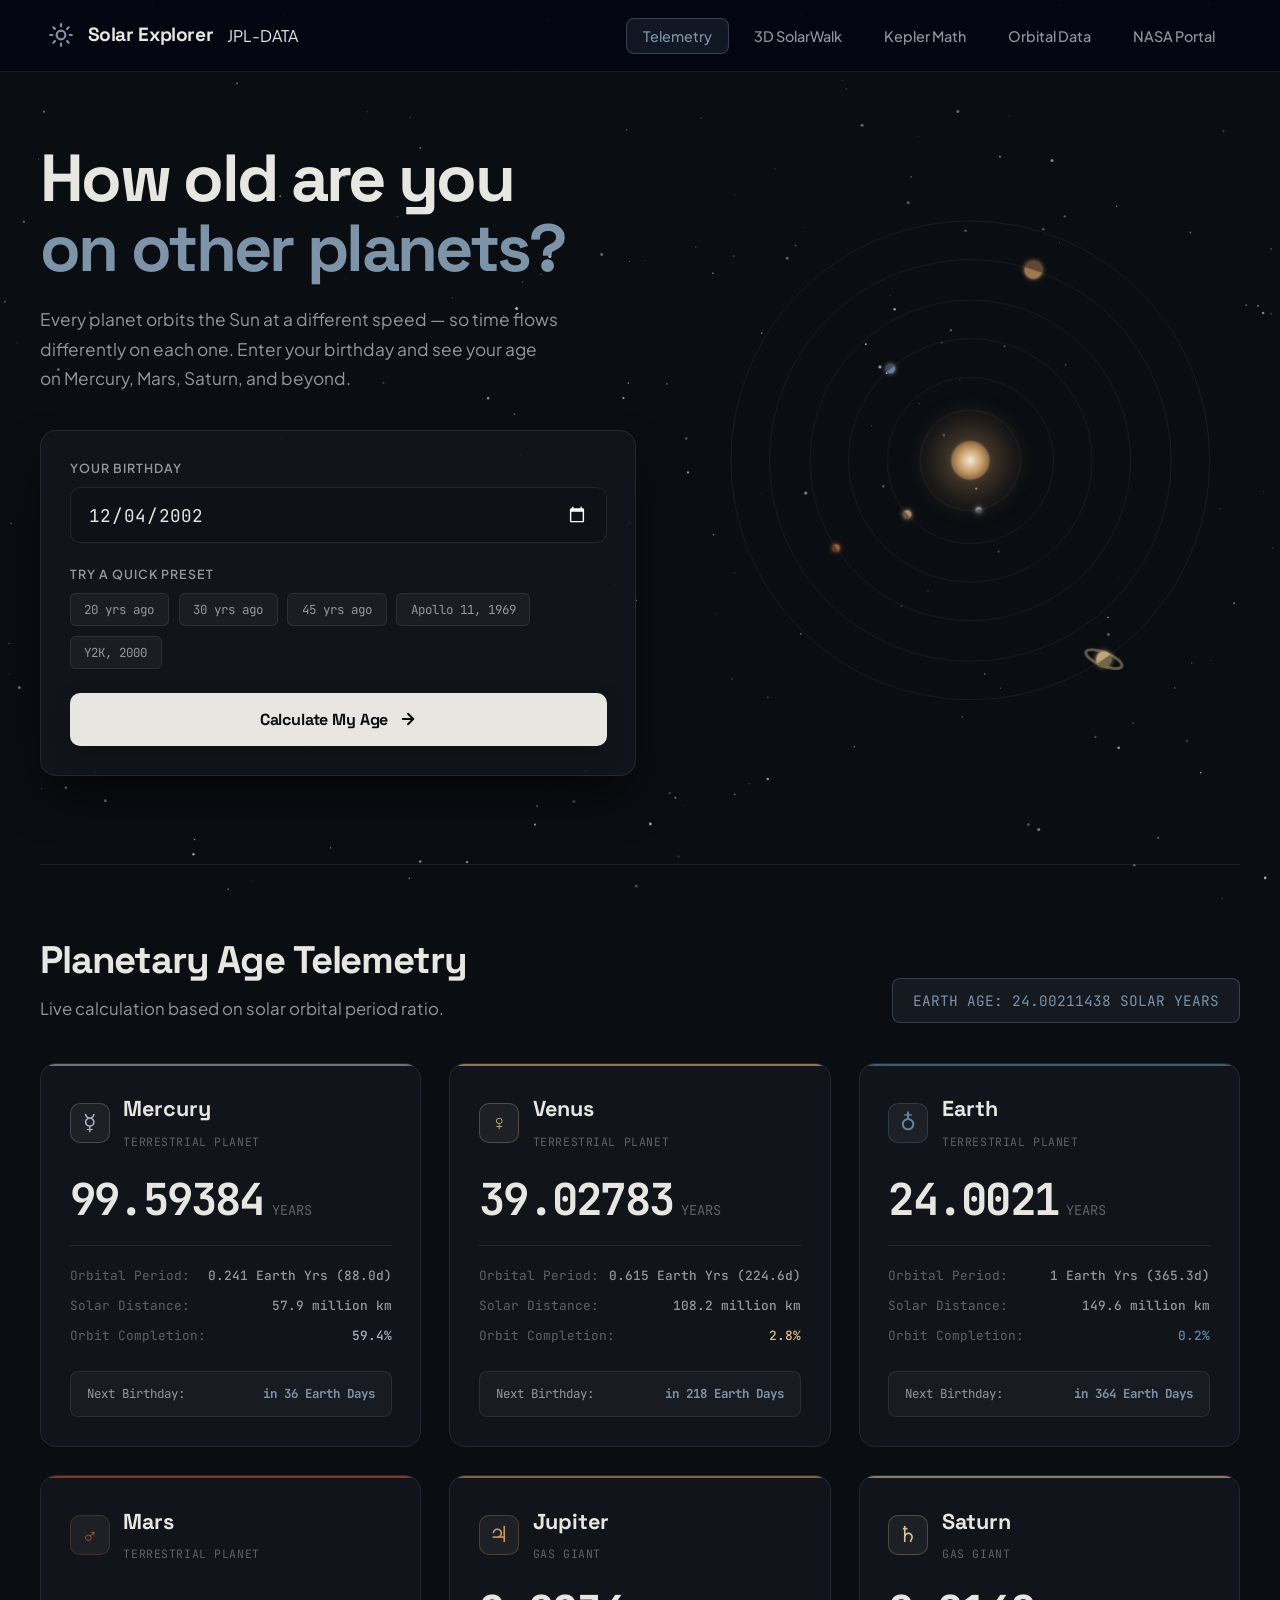
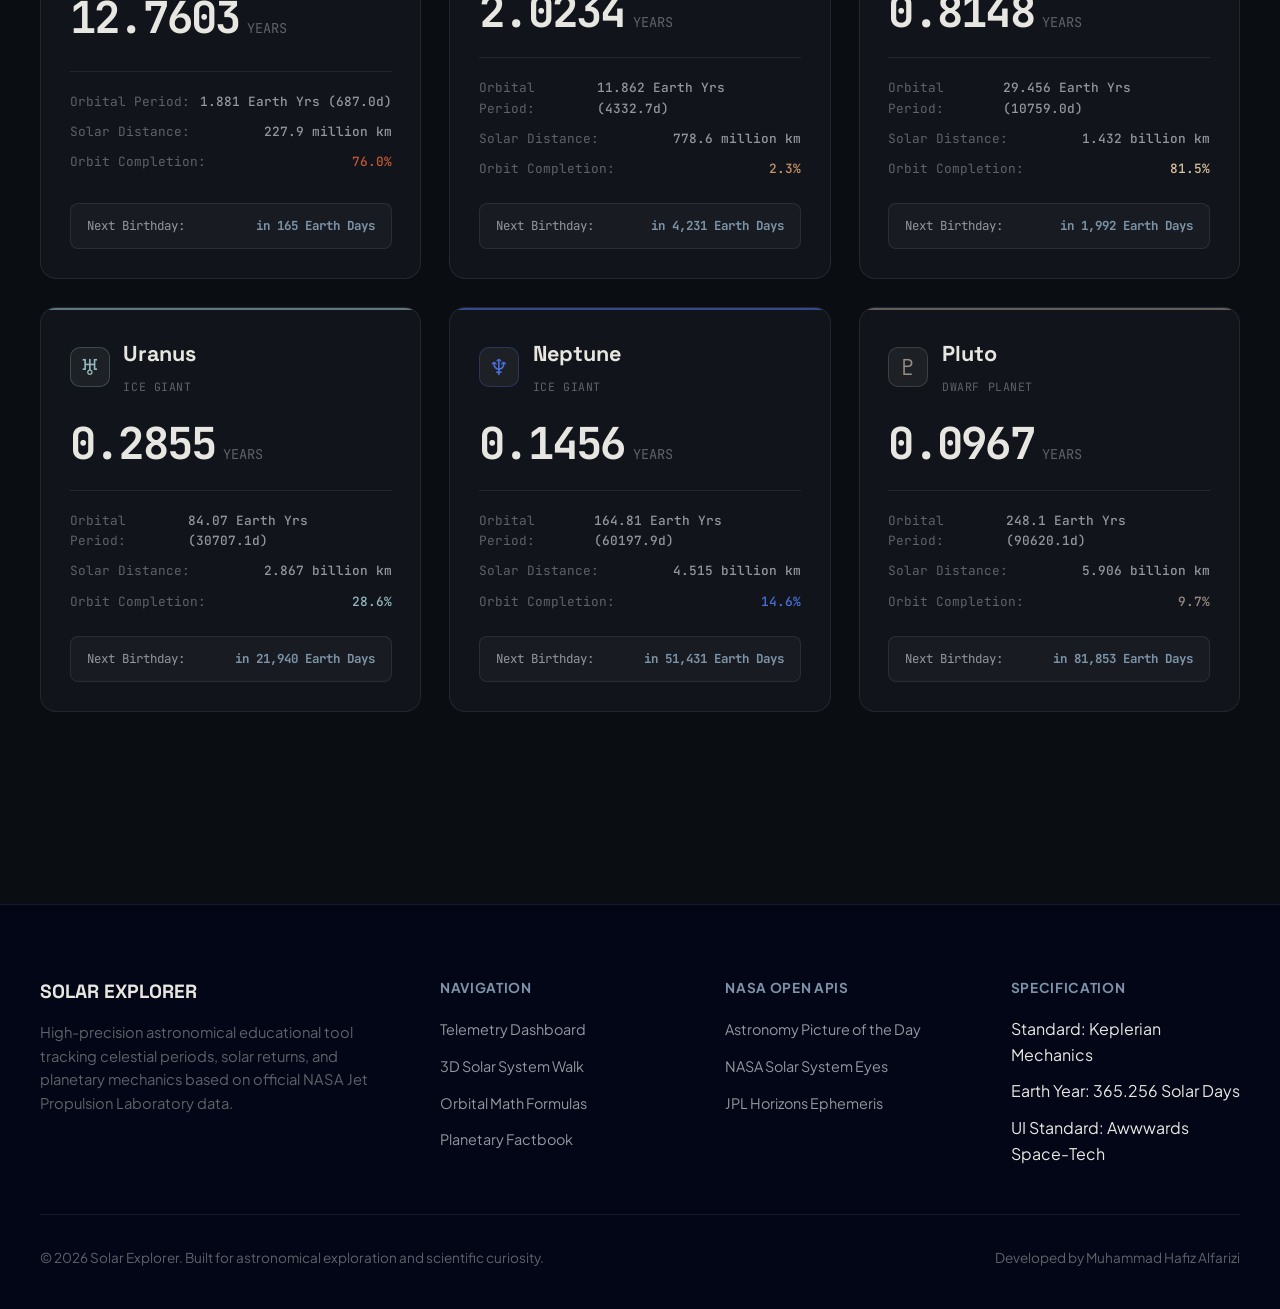
<file: index.html>
<!DOCTYPE html>
<html lang="en">
<head>
    <meta charset="UTF-8">
    <meta name="viewport" content="width=device-width, initial-scale=1.0">
    <title>Solar Explorer — Planetary Telemetry & Age Calculator</title>
    <meta name="description" content="Calculate your exact age and orbital progress across all planets in the solar system using verified NASA orbital mechanics data.">
    <meta name="keywords" content="planetary age, celestial mechanics, solar system telemetry, NASA orbital period, space explorer">
    <link rel="stylesheet" href="./css/styles.css">
</head>
<body>
    <!-- Canvas Starfield Engine (Replaces heavy 100 DOM divs) -->
    <canvas id="stars"></canvas>

    <!-- Navigation HUD -->
    <header class="header">
        <a href="./index.html" class="brand">
            <svg class="brand-icon" viewBox="0 0 24 24" fill="none" stroke="currentColor" stroke-width="2" stroke-linecap="round" stroke-linejoin="round" aria-hidden="true">
                <circle cx="12" cy="12" r="4"></circle>
                <path d="M12 2v2"></path>
                <path d="M12 20v2"></path>
                <path d="m4.93 4.93 1.41 1.41"></path>
                <path d="m17.66 17.66 1.41 1.41"></path>
                <path d="M2 12h2"></path>
                <path d="M20 12h2"></path>
                <path d="m6.34 17.66-1.41 1.41"></path>
                <path d="m19.07 4.93-1.41 1.41"></path>
            </svg>
            <span class="brand-text">Solar Explorer</span>
            <span class="brand-badge">JPL-DATA</span>
        </a>

        <button class="nav-toggle" id="nav-toggle" aria-label="Toggle navigation menu" aria-expanded="false">
            <span></span>
            <span></span>
            <span></span>
        </button>

        <nav>
            <ul class="nav-links">
                <li><a href="./index.html" class="nav-link active">Telemetry</a></li>
                <li><a href="./html/solar-walk.html" class="nav-link">3D SolarWalk</a></li>
                <li><a href="./html/calculations.html" class="nav-link">Kepler Math</a></li>
                <li><a href="./html/about.html" class="nav-link">Orbital Data</a></li>
                <li><a href="./html/resources.html" class="nav-link">NASA Portal</a></li>
            </ul>
        </nav>
    </header>

    <!-- Main Container -->
    <main class="main-container">
        <!-- Hero Section -->
        <section class="hero-grid">
            <div class="hero-left">
                <h1 class="hero-title">
                    How old are you <br>
                    <span class="highlight">on other planets?</span>
                </h1>
                <p class="hero-desc">
                    Every planet orbits the Sun at a different speed — so time flows differently on each one.
                    Enter your birthday and see your age on Mercury, Mars, Saturn, and beyond.
                </p>

                <!-- Input Card -->
                <div class="telemetry-card">
                    <div class="input-row">
                        <div class="field-group">
                            <label for="birthdate-input" class="field-label">Your Birthday</label>
                            <div class="date-input-wrapper">
                                <input type="date" id="birthdate-input" class="cosmic-input" aria-label="Enter your birth date">
                            </div>
                        </div>

                        <div class="field-group">
                            <label class="field-label">Try a quick preset</label>
                            <div class="quick-chips">
                                <button type="button" class="chip-btn" data-year-offset="20">20 yrs ago</button>
                                <button type="button" class="chip-btn" data-year-offset="30">30 yrs ago</button>
                                <button type="button" class="chip-btn" data-year-offset="45">45 yrs ago</button>
                                <button type="button" class="chip-btn" data-preset="1969-07-20">Apollo 11, 1969</button>
                                <button type="button" class="chip-btn" data-preset="2000-01-01">Y2K, 2000</button>
                            </div>
                        </div>
                    </div>

                    <button type="button" id="btn-calculate" class="btn-launch">
                        <span>Calculate My Age</span>
                        <svg viewBox="0 0 24 24" fill="none" stroke="currentColor" stroke-width="2.5" stroke-linecap="round" stroke-linejoin="round" aria-hidden="true">
                            <path d="M5 12h14"></path>
                            <path d="m12 5 7 7-7 7"></path>
                        </svg>
                    </button>
                </div>
            </div>

            <!-- Hero Visual (Orrery Canvas injected by hero-orrery.js) -->
            <div class="hero-visual" aria-hidden="true"></div>
        </section>

        <!-- Planetary Telemetry Results Section (Smooth in-page reveal) -->
        <section class="results-section" id="results-section" aria-live="polite">
            <div class="results-header">
                <div>
                    <h2 class="results-title">Planetary Age Telemetry</h2>
                    <p class="results-subtitle" id="results-summary">Live calculation based on solar orbital period ratio.</p>
                </div>
                <div class="results-live-clock" id="live-earth-age">
                    EARTH AGE: --.-------- YEARS
                </div>
            </div>

            <div class="planet-telemetry-grid" id="planet-telemetry-grid">
                <!-- Planet cards dynamically populated via script.js -->
            </div>
        </section>
    </main>

    <!-- Footer -->
    <footer class="footer">
        <div class="footer-inner">
            <div class="footer-brand">
                <h3>SOLAR EXPLORER</h3>
                <p>High-precision astronomical educational tool tracking celestial periods, solar returns, and planetary mechanics based on official NASA Jet Propulsion Laboratory data.</p>
            </div>
            <div class="footer-col">
                <h4>Navigation</h4>
                <ul>
                    <li><a href="./index.html">Telemetry Dashboard</a></li>
                    <li><a href="./html/solar-walk.html">3D Solar System Walk</a></li>
                    <li><a href="./html/calculations.html">Orbital Math Formulas</a></li>
                    <li><a href="./html/about.html">Planetary Factbook</a></li>
                </ul>
            </div>
            <div class="footer-col">
                <h4>NASA Open APIs</h4>
                <ul>
                    <li><a href="https://api.nasa.gov/" target="_blank" rel="noopener">Astronomy Picture of the Day</a></li>
                    <li><a href="https://solarsystem.nasa.gov/" target="_blank" rel="noopener">NASA Solar System Eyes</a></li>
                    <li><a href="https://ssd.jpl.nasa.gov/" target="_blank" rel="noopener">JPL Horizons Ephemeris</a></li>
                </ul>
            </div>
            <div class="footer-col">
                <h4>Specification</h4>
                <ul>
                    <li>Standard: Keplerian Mechanics</li>
                    <li>Earth Year: 365.256 Solar Days</li>
                    <li>UI Standard: Awwwards Space-Tech</li>
                </ul>
            </div>
        </div>
        <div class="footer-bottom">
            <p>&copy; 2026 Solar Explorer. Built for astronomical exploration and scientific curiosity.</p>
            <p>Developed by Muhammad Hafiz Alfarizi</p>
        </div>
    </footer>

    <!-- Core Scripts -->
    <script src="./js/starfield.js"></script>
    <script src="./js/planets-data.js"></script>
    <script src="./js/hero-orrery.js"></script>
    <script src="./js/script.js"></script>
</body>
</html>
</file>
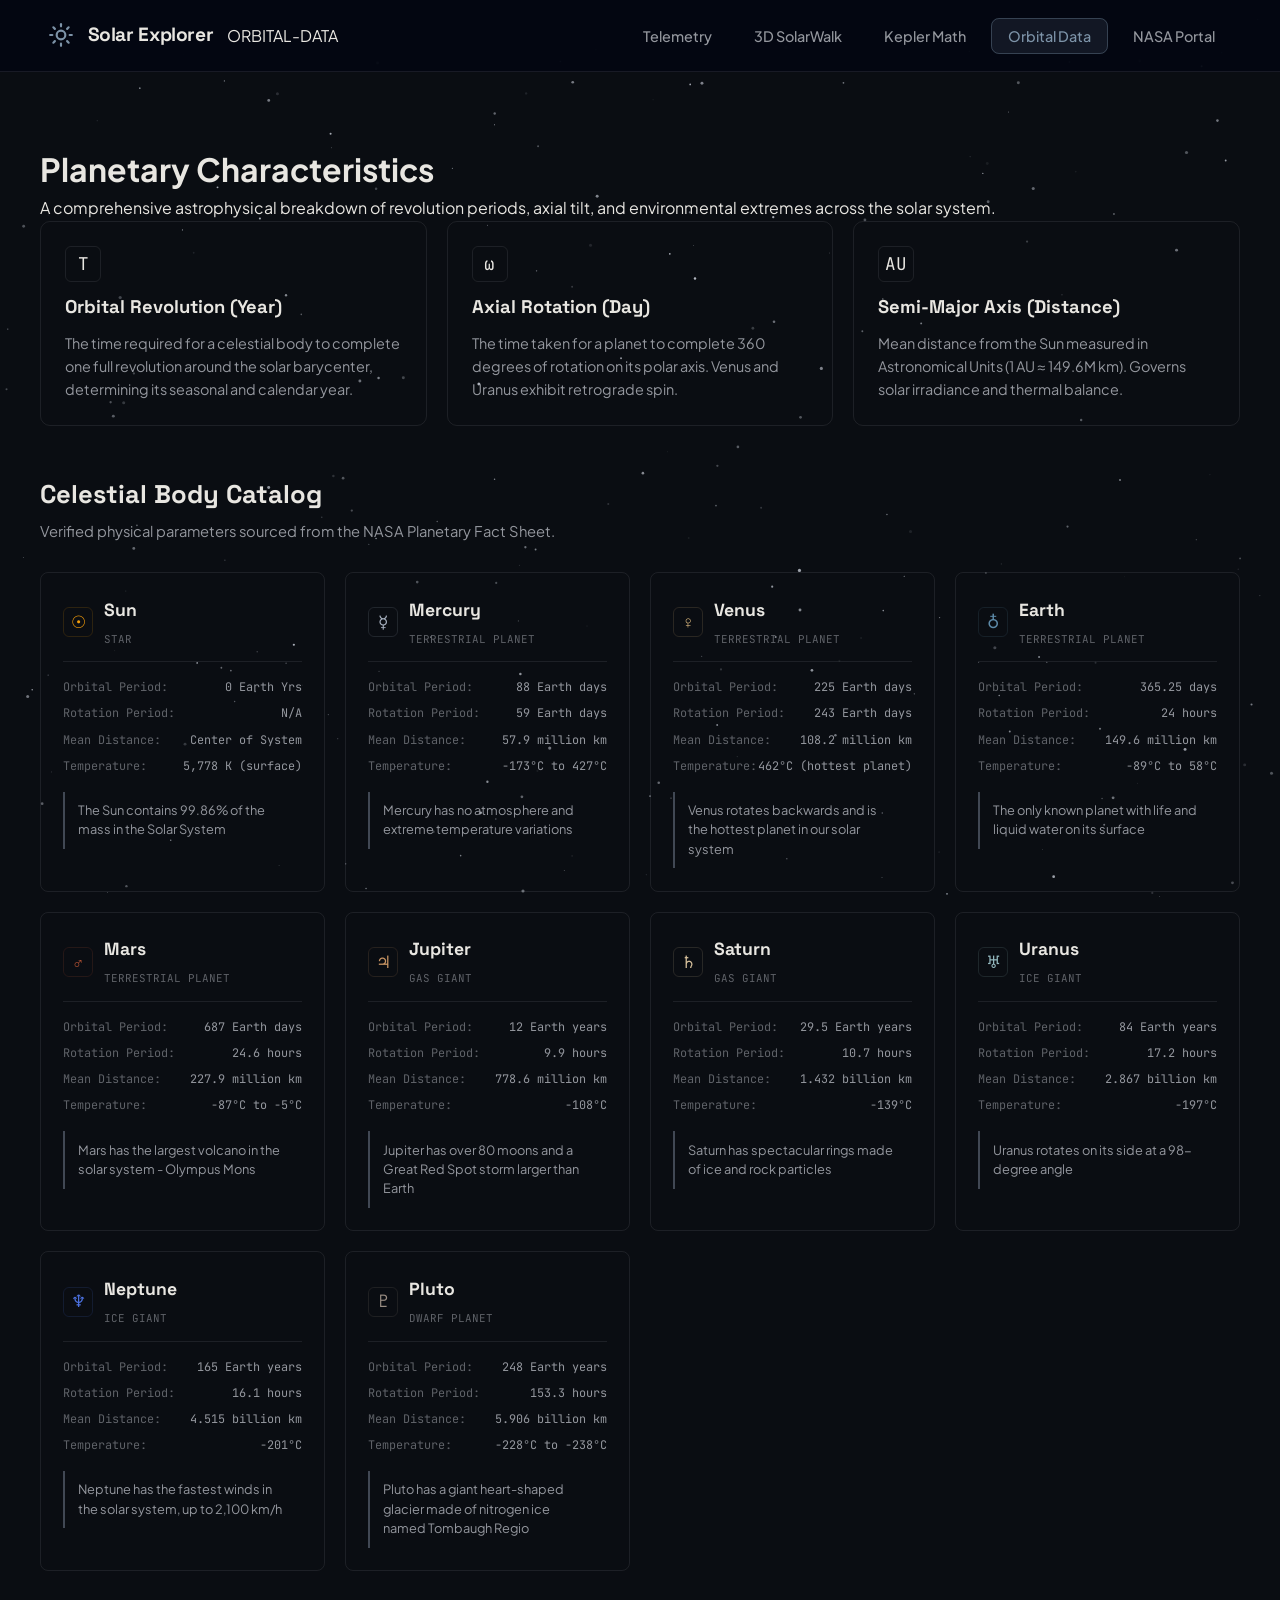
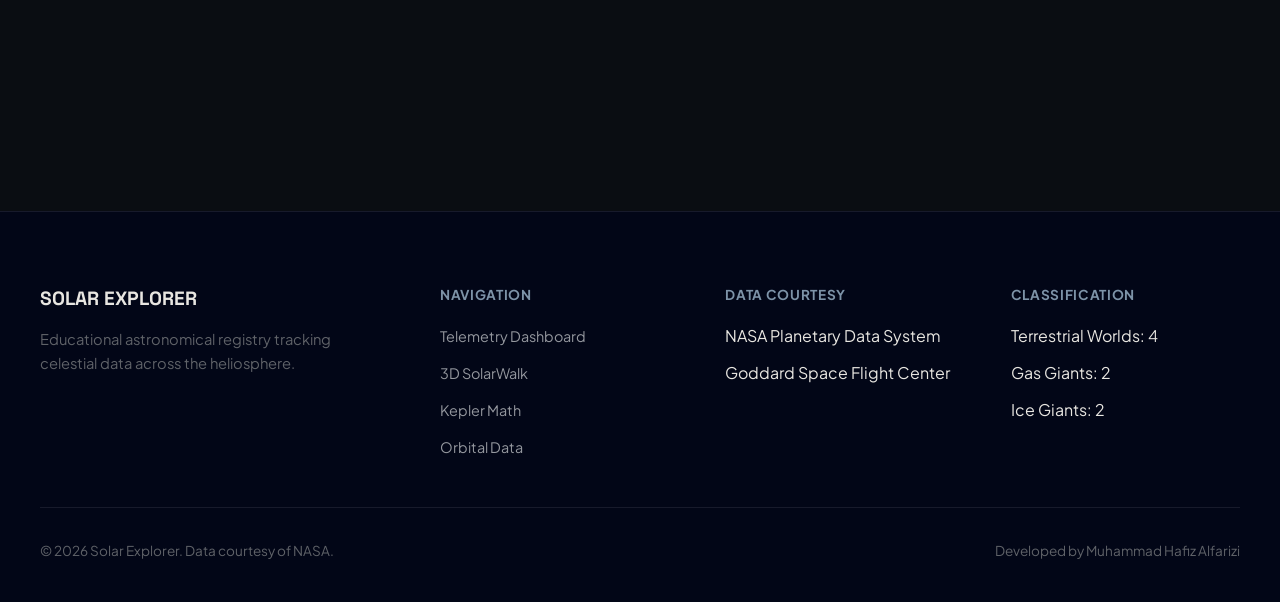
<file: html/about.html>
<!DOCTYPE html>
<html lang="en">
<head>
    <meta charset="UTF-8">
    <meta name="viewport" content="width=device-width, initial-scale=1.0">
    <title>Planetary Orbital Characteristics — Solar Explorer</title>
    <meta name="description" content="Explore physical and astronomical metrics for terrestrial and giant planets. Comparative analysis of orbital radius, rotational period, and climate extremes.">
    <meta name="keywords" content="planetary characteristics, orbital period comparison, solar system data, planetary science">
    <link rel="stylesheet" href="../css/styles.css">
    <link rel="stylesheet" href="../css/about.css">
</head>
<body>
    <canvas id="stars"></canvas>

    <!-- Navigation HUD -->
    <header class="header">
        <a href="../index.html" class="brand">
            <svg class="brand-icon" viewBox="0 0 24 24" fill="none" stroke="currentColor" stroke-width="2" stroke-linecap="round" stroke-linejoin="round" aria-hidden="true">
                <circle cx="12" cy="12" r="4"></circle>
                <path d="M12 2v2"></path>
                <path d="M12 20v2"></path>
                <path d="m4.93 4.93 1.41 1.41"></path>
                <path d="m17.66 17.66 1.41 1.41"></path>
                <path d="M2 12h2"></path>
                <path d="M20 12h2"></path>
                <path d="m6.34 17.66-1.41 1.41"></path>
                <path d="m19.07 4.93-1.41 1.41"></path>
            </svg>
            <span class="brand-text">Solar Explorer</span>
            <span class="brand-badge">ORBITAL-DATA</span>
        </a>

        <button class="nav-toggle" id="nav-toggle" aria-label="Toggle navigation menu" aria-expanded="false">
            <span></span>
            <span></span>
            <span></span>
        </button>

        <nav>
            <ul class="nav-links">
                <li><a href="../index.html" class="nav-link">Telemetry</a></li>
                <li><a href="./solar-walk.html" class="nav-link">3D SolarWalk</a></li>
                <li><a href="./calculations.html" class="nav-link">Kepler Math</a></li>
                <li><a href="./about.html" class="nav-link active">Orbital Data</a></li>
                <li><a href="./resources.html" class="nav-link">NASA Portal</a></li>
            </ul>
        </nav>
    </header>

    <main class="main-container">
        <header class="page-heading">
            <h1 class="page-title">Planetary Characteristics</h1>
            <p class="page-subtitle">A comprehensive astrophysical breakdown of revolution periods, axial tilt, and environmental extremes across the solar system.</p>
        </header>

        <!-- Core Concept Cards -->
        <section class="concept-grid-modern">
            <div class="concept-card-modern">
                <div class="concept-icon-box">T</div>
                <h3>Orbital Revolution (Year)</h3>
                <p>The time required for a celestial body to complete one full revolution around the solar barycenter, determining its seasonal and calendar year.</p>
            </div>
            <div class="concept-card-modern">
                <div class="concept-icon-box">ω</div>
                <h3>Axial Rotation (Day)</h3>
                <p>The time taken for a planet to complete 360 degrees of rotation on its polar axis. Venus and Uranus exhibit retrograde spin.</p>
            </div>
            <div class="concept-card-modern">
                <div class="concept-icon-box">AU</div>
                <h3>Semi-Major Axis (Distance)</h3>
                <p>Mean distance from the Sun measured in Astronomical Units (1 AU ≈ 149.6M km). Governs solar irradiance and thermal balance.</p>
            </div>
        </section>

        <!-- Comparative Planetary Cards -->
        <section class="comparison-section">
            <div class="section-head-bar">
                <h2>Celestial Body Catalog</h2>
                <p>Verified physical parameters sourced from the NASA Planetary Fact Sheet.</p>
            </div>

            <div class="planet-compare-grid" id="planet-comparison-grid">
                <!-- Dynamically populated by about.js -->
            </div>
        </section>
    </main>

    <footer class="footer">
        <div class="footer-inner">
            <div class="footer-brand">
                <h3>SOLAR EXPLORER</h3>
                <p>Educational astronomical registry tracking celestial data across the heliosphere.</p>
            </div>
            <div class="footer-col">
                <h4>Navigation</h4>
                <ul>
                    <li><a href="../index.html">Telemetry Dashboard</a></li>
                    <li><a href="./solar-walk.html">3D SolarWalk</a></li>
                    <li><a href="./calculations.html">Kepler Math</a></li>
                    <li><a href="./about.html">Orbital Data</a></li>
                </ul>
            </div>
            <div class="footer-col">
                <h4>Data Courtesy</h4>
                <ul>
                    <li>NASA Planetary Data System</li>
                    <li>Goddard Space Flight Center</li>
                </ul>
            </div>
            <div class="footer-col">
                <h4>Classification</h4>
                <ul>
                    <li>Terrestrial Worlds: 4</li>
                    <li>Gas Giants: 2</li>
                    <li>Ice Giants: 2</li>
                </ul>
            </div>
        </div>
        <div class="footer-bottom">
            <p>&copy; 2026 Solar Explorer. Data courtesy of NASA.</p>
            <p>Developed by Muhammad Hafiz Alfarizi</p>
        </div>
    </footer>

    <!-- Scripts -->
    <script src="../js/starfield.js"></script>
    <script src="../js/planets-data.js"></script>
    <script src="../js/script.js"></script>
    <script src="../js/about.js"></script>
</body>
</html>
</file>
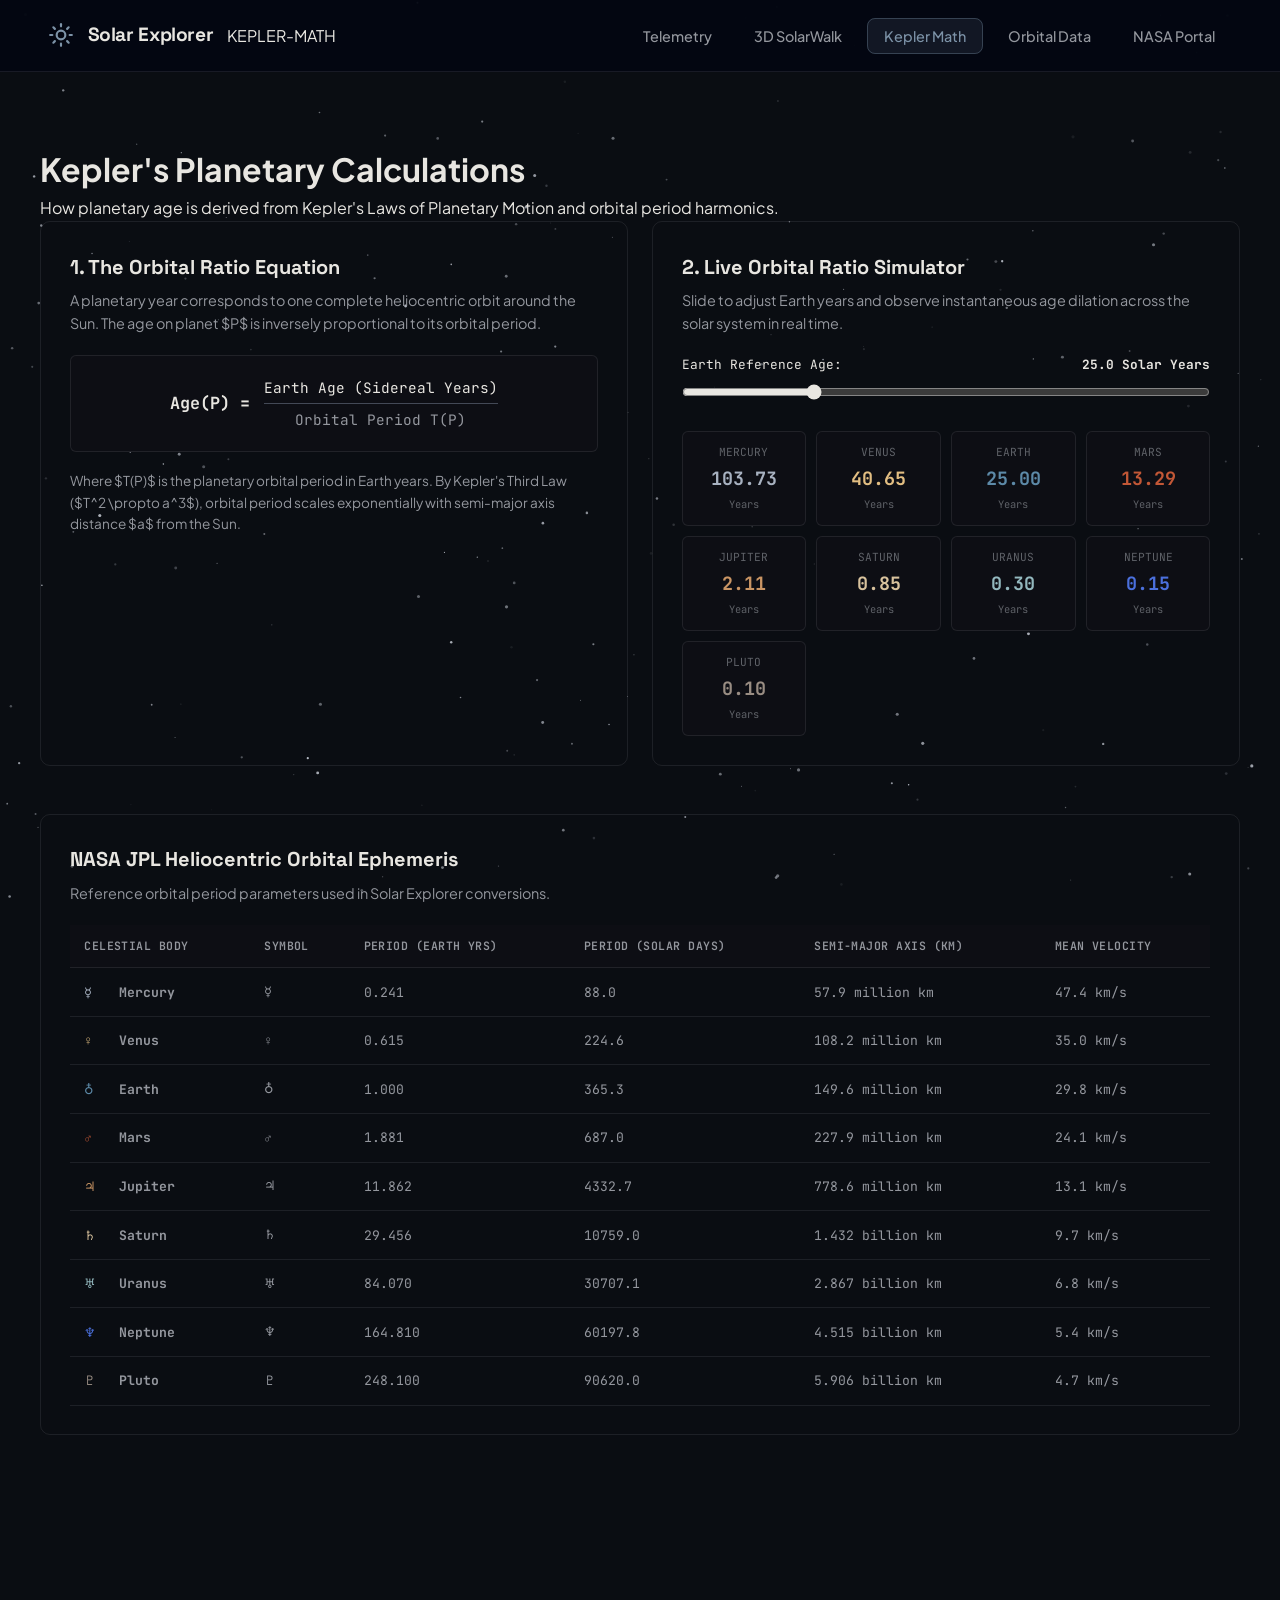
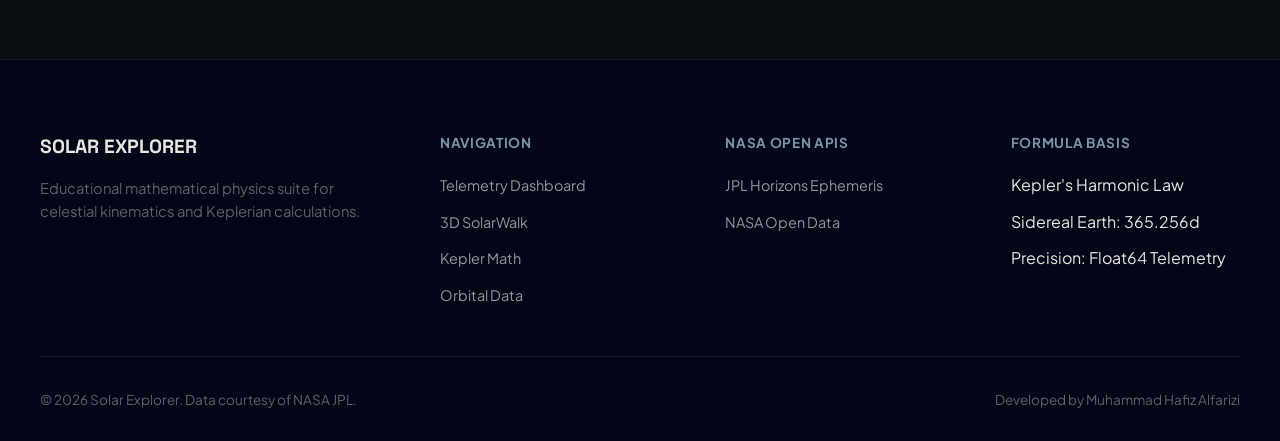
<file: html/calculations.html>
<!DOCTYPE html>
<html lang="en">
<head>
    <meta charset="UTF-8">
    <meta name="viewport" content="width=device-width, initial-scale=1.0">
    <title>Kepler Math & Planetary Calculations — Solar Explorer</title>
    <meta name="description" content="Discover the mathematics behind planetary time conversions. Explore Kepler's Third Law and calculate orbital periods across our solar system.">
    <meta name="keywords" content="Kepler orbital mechanics, planetary age math, sidereal year formula, astronomical calculations">
    <link rel="stylesheet" href="../css/styles.css">
    <link rel="stylesheet" href="../css/calculations.css">
</head>
<body>
    <canvas id="stars"></canvas>

    <!-- Navigation HUD -->
    <header class="header">
        <a href="../index.html" class="brand">
            <svg class="brand-icon" viewBox="0 0 24 24" fill="none" stroke="currentColor" stroke-width="2" stroke-linecap="round" stroke-linejoin="round" aria-hidden="true">
                <circle cx="12" cy="12" r="4"></circle>
                <path d="M12 2v2"></path>
                <path d="M12 20v2"></path>
                <path d="m4.93 4.93 1.41 1.41"></path>
                <path d="m17.66 17.66 1.41 1.41"></path>
                <path d="M2 12h2"></path>
                <path d="M20 12h2"></path>
                <path d="m6.34 17.66-1.41 1.41"></path>
                <path d="m19.07 4.93-1.41 1.41"></path>
            </svg>
            <span class="brand-text">Solar Explorer</span>
            <span class="brand-badge">KEPLER-MATH</span>
        </a>

        <button class="nav-toggle" id="nav-toggle" aria-label="Toggle navigation menu" aria-expanded="false">
            <span></span>
            <span></span>
            <span></span>
        </button>

        <nav>
            <ul class="nav-links">
                <li><a href="../index.html" class="nav-link">Telemetry</a></li>
                <li><a href="./solar-walk.html" class="nav-link">3D SolarWalk</a></li>
                <li><a href="./calculations.html" class="nav-link active">Kepler Math</a></li>
                <li><a href="./about.html" class="nav-link">Orbital Data</a></li>
                <li><a href="./resources.html" class="nav-link">NASA Portal</a></li>
            </ul>
        </nav>
    </header>

    <main class="main-container">
        <header class="page-heading">
            <h1 class="page-title">Kepler's Planetary Calculations</h1>
            <p class="page-subtitle">How planetary age is derived from Kepler's Laws of Planetary Motion and orbital period harmonics.</p>
        </header>

        <!-- Calculations & Interactive Simulator Grid -->
        <div class="calc-grid">
            <!-- Theory Card -->
            <article class="calc-card">
                <h2 class="calc-card-title">1. The Orbital Ratio Equation</h2>
                <p class="calc-card-desc">A planetary year corresponds to one complete heliocentric orbit around the Sun. The age on planet $P$ is inversely proportional to its orbital period.</p>
                
                <div class="formula-display-hud">
                    <div class="formula-target">Age(P) =</div>
                    <div class="formula-fraction">
                        <span class="formula-num">Earth Age (Sidereal Years)</span>
                        <span class="formula-den">Orbital Period T(P)</span>
                    </div>
                </div>

                <p class="formula-notes">
                    Where $T(P)$ is the planetary orbital period in Earth years. By Kepler's Third Law ($T^2 \propto a^3$), orbital period scales exponentially with semi-major axis distance $a$ from the Sun.
                </p>
            </article>

            <!-- Live Simulator Card -->
            <article class="calc-card">
                <h2 class="calc-card-title">2. Live Orbital Ratio Simulator</h2>
                <p class="calc-card-desc">Slide to adjust Earth years and observe instantaneous age dilation across the solar system in real time.</p>
                
                <div class="calc-simulator">
                    <div class="sim-slider-row">
                        <div class="sim-slider-header">
                            <span>Earth Reference Age:</span>
                            <span id="slider-earth-val">25.0 Solar Years</span>
                        </div>
                        <input type="range" id="sim-slider" class="sim-slider" min="1" max="100" step="0.5" value="25">
                    </div>

                    <div class="sim-results-grid" id="sim-results-grid">
                        <!-- Populated by calculations.js -->
                    </div>
                </div>
            </article>
        </div>

        <!-- Official Telemetry Reference Table -->
        <section class="data-table-section">
            <h2 class="calc-card-title">NASA JPL Heliocentric Orbital Ephemeris</h2>
            <p class="calc-card-desc">Reference orbital period parameters used in Solar Explorer conversions.</p>

            <div class="table-wrapper">
                <table class="telemetry-table" id="orbital-table">
                    <thead>
                        <tr>
                            <th>Celestial Body</th>
                            <th>Symbol</th>
                            <th>Period (Earth Yrs)</th>
                            <th>Period (Solar Days)</th>
                            <th>Semi-Major Axis (km)</th>
                            <th>Mean Velocity</th>
                        </tr>
                    </thead>
                    <tbody>
                        <!-- Injected by calculations.js -->
                    </tbody>
                </table>
            </div>
        </section>
    </main>

    <footer class="footer">
        <div class="footer-inner">
            <div class="footer-brand">
                <h3>SOLAR EXPLORER</h3>
                <p>Educational mathematical physics suite for celestial kinematics and Keplerian calculations.</p>
            </div>
            <div class="footer-col">
                <h4>Navigation</h4>
                <ul>
                    <li><a href="../index.html">Telemetry Dashboard</a></li>
                    <li><a href="./solar-walk.html">3D SolarWalk</a></li>
                    <li><a href="./calculations.html">Kepler Math</a></li>
                    <li><a href="./about.html">Orbital Data</a></li>
                </ul>
            </div>
            <div class="footer-col">
                <h4>NASA Open APIs</h4>
                <ul>
                    <li><a href="https://ssd.jpl.nasa.gov/" target="_blank" rel="noopener">JPL Horizons Ephemeris</a></li>
                    <li><a href="https://api.nasa.gov/" target="_blank" rel="noopener">NASA Open Data</a></li>
                </ul>
            </div>
            <div class="footer-col">
                <h4>Formula Basis</h4>
                <ul>
                    <li>Kepler's Harmonic Law</li>
                    <li>Sidereal Earth: 365.256d</li>
                    <li>Precision: Float64 Telemetry</li>
                </ul>
            </div>
        </div>
        <div class="footer-bottom">
            <p>&copy; 2026 Solar Explorer. Data courtesy of NASA JPL.</p>
            <p>Developed by Muhammad Hafiz Alfarizi</p>
        </div>
    </footer>

    <!-- Scripts -->
    <script src="../js/starfield.js"></script>
    <script src="../js/planets-data.js"></script>
    <script src="../js/script.js"></script>
    <script src="../js/calculations.js"></script>
</body>
</html>
</file>
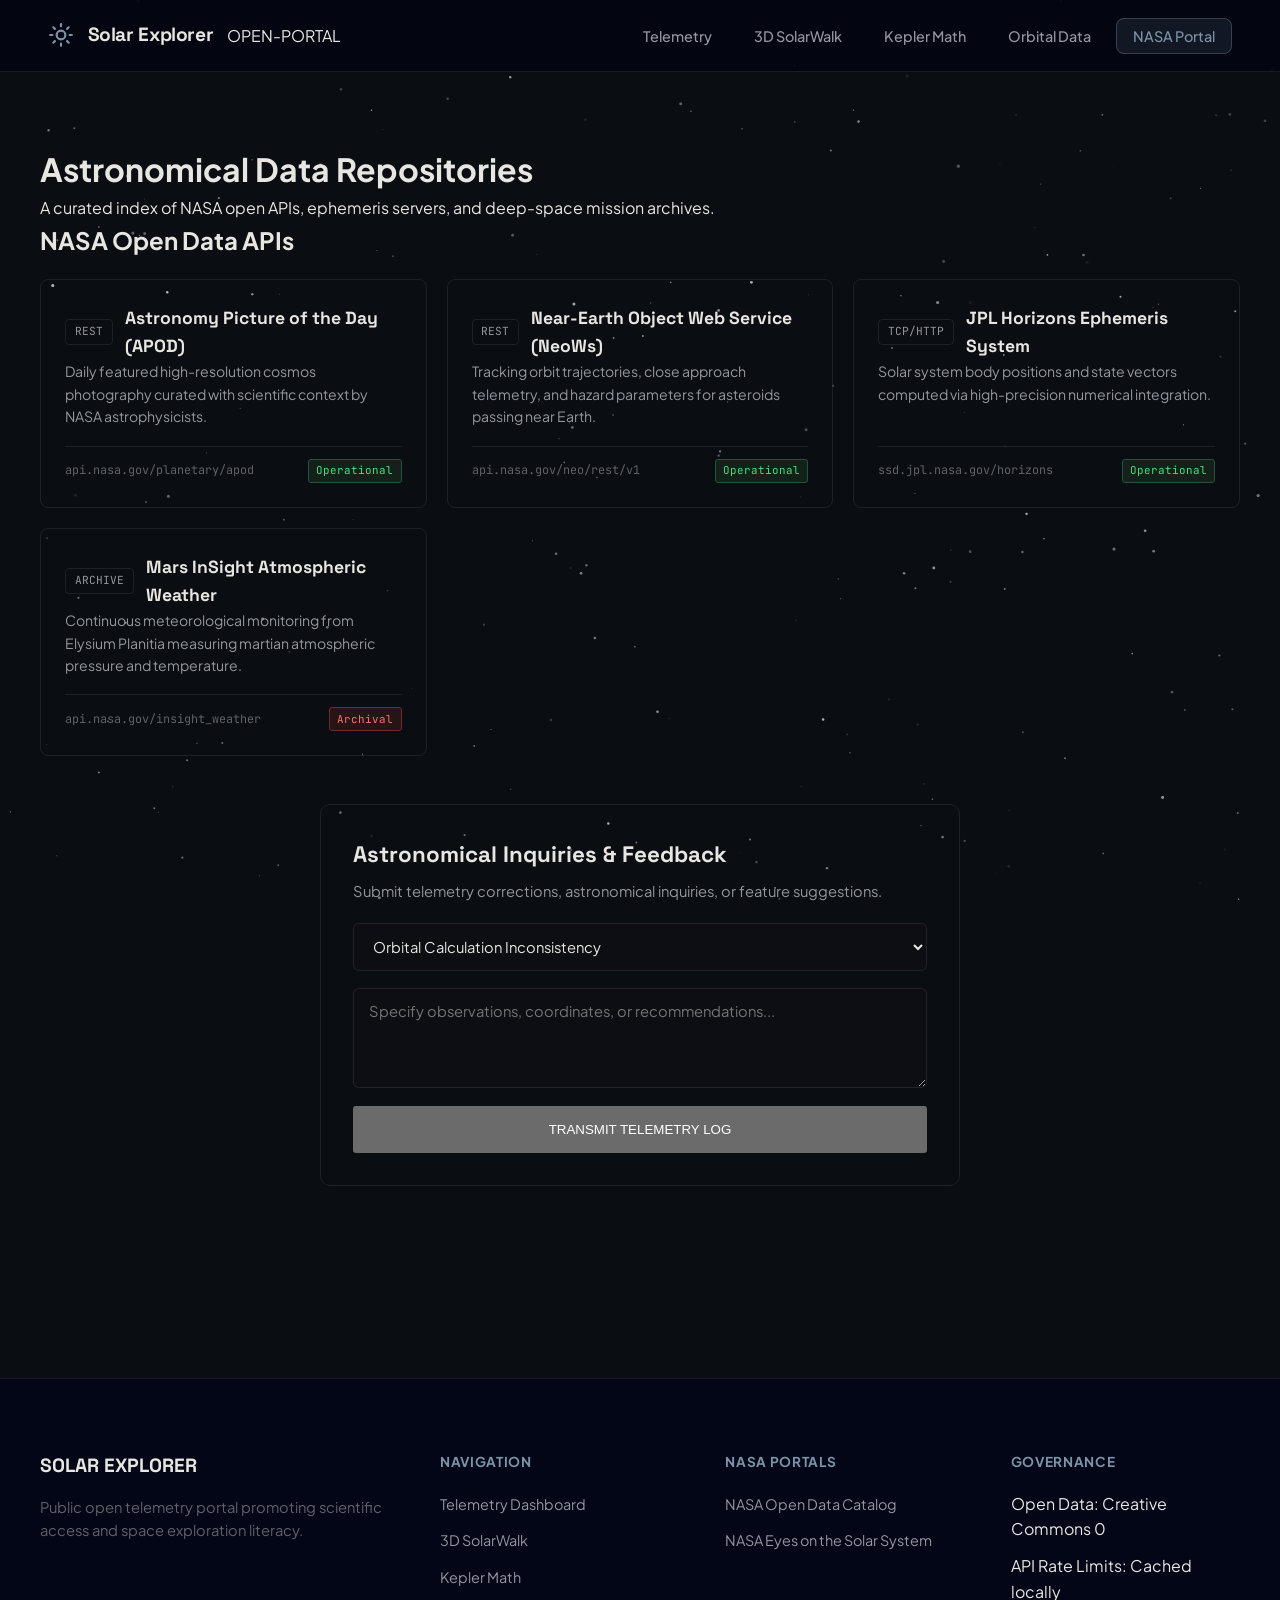
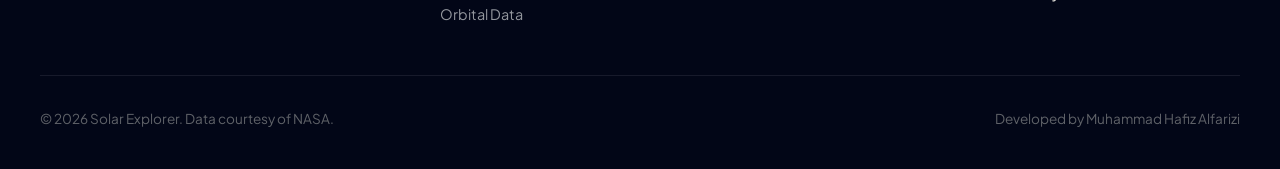
<file: html/resources.html>
<!DOCTYPE html>
<html lang="en">
<head>
    <meta charset="UTF-8">
    <meta name="viewport" content="width=device-width, initial-scale=1.0">
    <title>NASA Open Science Resources & Portals — Solar Explorer</title>
    <meta name="description" content="Access official NASA Open Data APIs, astronomical research hubs, and ephemeris repositories powering Solar Explorer.">
    <meta name="keywords" content="NASA Open API, space datasets, JPL Horizons, astronomical research tools">
    <link rel="stylesheet" href="../css/styles.css">
    <link rel="stylesheet" href="../css/resources.css">
</head>
<body>
    <canvas id="stars"></canvas>

    <!-- Navigation HUD -->
    <header class="header">
        <a href="../index.html" class="brand">
            <svg class="brand-icon" viewBox="0 0 24 24" fill="none" stroke="currentColor" stroke-width="2" stroke-linecap="round" stroke-linejoin="round" aria-hidden="true">
                <circle cx="12" cy="12" r="4"></circle>
                <path d="M12 2v2"></path>
                <path d="M12 20v2"></path>
                <path d="m4.93 4.93 1.41 1.41"></path>
                <path d="m17.66 17.66 1.41 1.41"></path>
                <path d="M2 12h2"></path>
                <path d="M20 12h2"></path>
                <path d="m6.34 17.66-1.41 1.41"></path>
                <path d="m19.07 4.93-1.41 1.41"></path>
            </svg>
            <span class="brand-text">Solar Explorer</span>
            <span class="brand-badge">OPEN-PORTAL</span>
        </a>

        <button class="nav-toggle" id="nav-toggle" aria-label="Toggle navigation menu" aria-expanded="false">
            <span></span>
            <span></span>
            <span></span>
        </button>

        <nav>
            <ul class="nav-links">
                <li><a href="../index.html" class="nav-link">Telemetry</a></li>
                <li><a href="./solar-walk.html" class="nav-link">3D SolarWalk</a></li>
                <li><a href="./calculations.html" class="nav-link">Kepler Math</a></li>
                <li><a href="./about.html" class="nav-link">Orbital Data</a></li>
                <li><a href="./resources.html" class="nav-link active">NASA Portal</a></li>
            </ul>
        </nav>
    </header>

    <main class="main-container">
        <header class="page-heading">
            <h1 class="page-title">Astronomical Data Repositories</h1>
            <p class="page-subtitle">A curated index of NASA open APIs, ephemeris servers, and deep-space mission archives.</p>
        </header>

        <div class="resources-layout">
            <!-- API Grid -->
            <section class="api-section">
                <h2 class="panel-title">NASA Open Data APIs</h2>
                <div class="resource-grid">
                    <article class="api-card">
                        <div>
                            <div class="api-header">
                                <span class="api-badge">REST</span>
                                <h3>Astronomy Picture of the Day (APOD)</h3>
                            </div>
                            <p>Daily featured high-resolution cosmos photography curated with scientific context by NASA astrophysicists.</p>
                        </div>
                        <div class="api-details">
                            <span class="api-endpoint">api.nasa.gov/planetary/apod</span>
                            <span class="api-status active">Operational</span>
                        </div>
                    </article>

                    <article class="api-card">
                        <div>
                            <div class="api-header">
                                <span class="api-badge">REST</span>
                                <h3>Near-Earth Object Web Service (NeoWs)</h3>
                            </div>
                            <p>Tracking orbit trajectories, close approach telemetry, and hazard parameters for asteroids passing near Earth.</p>
                        </div>
                        <div class="api-details">
                            <span class="api-endpoint">api.nasa.gov/neo/rest/v1</span>
                            <span class="api-status active">Operational</span>
                        </div>
                    </article>

                    <article class="api-card">
                        <div>
                            <div class="api-header">
                                <span class="api-badge">TCP/HTTP</span>
                                <h3>JPL Horizons Ephemeris System</h3>
                            </div>
                            <p>Solar system body positions and state vectors computed via high-precision numerical integration.</p>
                        </div>
                        <div class="api-details">
                            <span class="api-endpoint">ssd.jpl.nasa.gov/horizons</span>
                            <span class="api-status active">Operational</span>
                        </div>
                    </article>

                    <article class="api-card">
                        <div>
                            <div class="api-header">
                                <span class="api-badge">ARCHIVE</span>
                                <h3>Mars InSight Atmospheric Weather</h3>
                            </div>
                            <p>Continuous meteorological monitoring from Elysium Planitia measuring martian atmospheric pressure and temperature.</p>
                        </div>
                        <div class="api-details">
                            <span class="api-endpoint">api.nasa.gov/insight_weather</span>
                            <span class="api-status deprecated">Archival</span>
                        </div>
                    </article>
                </div>
            </section>

            <!-- Observation Feedback / Dispatch Terminal -->
            <section class="feedback-box">
                <h2>Astronomical Inquiries & Feedback</h2>
                <p style="color:var(--text-secondary); font-size:0.92rem;">Submit telemetry corrections, astronomical inquiries, or feature suggestions.</p>

                <form class="feedback-form" id="feedback-form">
                    <select id="feedback-type" aria-label="Feedback inquiry category">
                        <option value="telemetry">Orbital Calculation Inconsistency</option>
                        <option value="data">Planetary Data Enhancement</option>
                        <option value="feature">3D Orrery Feature Request</option>
                        <option value="general">General Science Feedback</option>
                    </select>

                    <textarea id="feedback-message" rows="4" placeholder="Specify observations, coordinates, or recommendations..." required></textarea>

                    <button type="submit" class="control-btn" style="width:100%; padding:0.9rem;">
                        TRANSMIT TELEMETRY LOG
                    </button>
                </form>
                <div id="feedback-status-message"></div>
            </section>
        </div>
    </main>

    <footer class="footer">
        <div class="footer-inner">
            <div class="footer-brand">
                <h3>SOLAR EXPLORER</h3>
                <p>Public open telemetry portal promoting scientific access and space exploration literacy.</p>
            </div>
            <div class="footer-col">
                <h4>Navigation</h4>
                <ul>
                    <li><a href="../index.html">Telemetry Dashboard</a></li>
                    <li><a href="./solar-walk.html">3D SolarWalk</a></li>
                    <li><a href="./calculations.html">Kepler Math</a></li>
                    <li><a href="./about.html">Orbital Data</a></li>
                </ul>
            </div>
            <div class="footer-col">
                <h4>NASA Portals</h4>
                <ul>
                    <li><a href="https://data.nasa.gov/" target="_blank" rel="noopener">NASA Open Data Catalog</a></li>
                    <li><a href="https://eyes.nasa.gov/" target="_blank" rel="noopener">NASA Eyes on the Solar System</a></li>
                </ul>
            </div>
            <div class="footer-col">
                <h4>Governance</h4>
                <ul>
                    <li>Open Data: Creative Commons 0</li>
                    <li>API Rate Limits: Cached locally</li>
                </ul>
            </div>
        </div>
        <div class="footer-bottom">
            <p>&copy; 2026 Solar Explorer. Data courtesy of NASA.</p>
            <p>Developed by Muhammad Hafiz Alfarizi</p>
        </div>
    </footer>

    <!-- Scripts -->
    <script src="../js/starfield.js"></script>
    <script src="../js/planets-data.js"></script>
    <script src="../js/script.js"></script>
    <script src="../js/resources.js"></script>
</body>
</html>
</file>
<file: css/styles.css>
/* ==========================================================
   SOLAR EXPLORER - EDITORIAL SPACE-TECH
   Muted desaturated palette: warm slate, ivory, dusty steel blue
   ========================================================== */

@import url('https://fonts.googleapis.com/css2?family=Plus+Jakarta+Sans:wght@400;500;600;700;800&family=Space+Grotesk:wght@600;700&family=JetBrains+Mono:wght@400;500;700&display=swap');

:root {
    /* Deep desaturated space ground */
    --bg-void: #0a0d12;
    --bg-card: rgba(20, 24, 31, 0.75);
    --bg-card-hover: rgba(28, 33, 42, 0.85);
    --bg-input: #0e1218;

    /* Muted borders */
    --border-subtle: rgba(200, 205, 214, 0.1);
    --border-active: rgba(148, 163, 184, 0.4);
    --border-glow: none;

    /* Text hierarchy — warm ivory, not pure white */
    --text-primary: #e8e6e1;
    --text-secondary: #94979e;
    --text-muted: #5f6268;

    /* Dusty desaturated accents */
    --accent-blue: #7d93a8;        /* Dusty steel blue */
    --accent-blue-hover: #94a7ba;
    --accent-glow: rgba(125, 147, 168, 0.25);
    --accent-orange: #c8956c;      /* Muted terracotta */

    /* Typography */
    --font-sans: 'Plus Jakarta Sans', -apple-system, BlinkMacSystemFont, sans-serif;
    --font-display: 'Space Grotesk', var(--font-sans);
    --font-mono: 'JetBrains Mono', monospace;

    /* Physics & Animation */
    --ease-out: cubic-bezier(0.16, 1, 0.3, 1);
    --transition: 0.22s var(--ease-out);
}

*, *::before, *::after {
    margin: 0;
    padding: 0;
    box-sizing: border-box;
}

html {
    color-scheme: dark;
    scroll-behavior: smooth;
}

body {
    font-family: var(--font-sans);
    background-color: var(--bg-void);
    color: var(--text-primary);
    min-height: 100vh;
    display: flex;
    flex-direction: column;
    overflow-x: hidden;
    line-height: 1.6;
    -webkit-font-smoothing: antialiased;
}

body.no-scroll {
    overflow: hidden;
}

/* ==========================================================
   NAVIGATION
   ========================================================== */
.header {
    position: fixed;
    top: 0;
    left: 0;
    right: 0;
    z-index: 1000;
    display: flex;
    align-items: center;
    justify-content: space-between;
    padding: 1.25rem 3rem;
    background: rgba(3, 7, 18, 0.85);
    backdrop-filter: blur(20px);
    -webkit-backdrop-filter: blur(20px);
    border-bottom: 1px solid var(--border-subtle);
}

.brand {
    display: flex;
    align-items: center;
    gap: 0.85rem;
    text-decoration: none;
    color: var(--text-primary);
}

.brand-icon {
    width: 26px;
    height: 26px;
    color: var(--accent-blue);
    filter: none;
}

.brand-text {
    font-family: var(--font-display);
    font-weight: 700;
    font-size: 1.2rem;
    letter-spacing: -0.02em;
}

.nav-links {
    display: flex;
    align-items: center;
    list-style: none;
    gap: 0.5rem;
}

.nav-link {
    font-size: 0.9rem;
    font-weight: 500;
    color: var(--text-secondary);
    text-decoration: none;
    padding: 0.5rem 1rem;
    border-radius: 8px;
    border: 1px solid transparent;
    transition: var(--transition);
}

.nav-link:hover {
    color: var(--text-primary);
    background: rgba(255, 255, 255, 0.05);
    border-color: var(--border-subtle);
}

.nav-link.active {
    color: var(--accent-blue);
    background: rgba(125, 147, 168, 0.12);
    border-color: rgba(125, 147, 168, 0.35);
}

.nav-toggle {
    display: none;
    background: transparent;
    border: 1px solid var(--border-subtle);
    border-radius: 6px;
    padding: 0.5rem;
    cursor: pointer;
    flex-direction: column;
    gap: 5px;
    width: 38px;
    height: 38px;
    justify-content: center;
    align-items: center;
}

.nav-toggle span {
    width: 20px;
    height: 2px;
    background: var(--text-primary);
    transition: transform var(--transition), opacity var(--transition);
}

/* ==========================================================
   HERO BANNER
   ========================================================== */
.main-container {
    position: relative;
    z-index: 10;
    flex: 1 0 auto;
    max-width: 1400px;
    width: 100%;
    margin: 0 auto;
    padding: 9rem 2.5rem 4rem;
}

.hero-grid {
    display: grid;
    grid-template-columns: 1.05fr 0.95fr;
    gap: 4rem;
    align-items: center;
    margin-bottom: 5.5rem;
}

.hero-title {
    font-family: var(--font-display);
    font-size: clamp(2.6rem, 5.2vw, 4.4rem);
    line-height: 1.05;
    font-weight: 700;
    letter-spacing: -0.04em;
    margin-bottom: 1.35rem;
    color: var(--text-primary);
    text-wrap: balance;
}

.hero-title .highlight {
    color: var(--accent-blue);
}

.hero-desc {
    color: var(--text-secondary);
    font-size: 1.08rem;
    line-height: 1.7;
    max-width: 520px;
    margin-bottom: 2.25rem;
}

/* Glass Interactive Form */
.telemetry-card {
    background: var(--bg-card);
    backdrop-filter: blur(24px);
    -webkit-backdrop-filter: blur(24px);
    border: 1px solid var(--border-subtle);
    border-radius: 16px;
    padding: 1.8rem;
    box-shadow: 0 25px 50px -12px rgba(0, 0, 0, 0.7);
    transition: var(--transition);
}

.telemetry-card:hover {
    border-color: rgba(255, 255, 255, 0.2);
}

.input-row {
    display: flex;
    flex-direction: column;
    gap: 1.35rem;
}

.field-group {
    display: flex;
    flex-direction: column;
    gap: 0.5rem;
}

.field-label {
    font-size: 0.78rem;
    font-weight: 600;
    color: var(--text-secondary);
    text-transform: uppercase;
    letter-spacing: 0.08em;
}

.cosmic-input {
    width: 100%;
    background: var(--bg-input);
    border: 1px solid var(--border-subtle);
    color: var(--text-primary);
    font-family: var(--font-mono);
    font-size: 1.1rem;
    padding: 0.9rem 1.1rem;
    border-radius: 10px;
    outline: none;
    transition: var(--transition);
}

.cosmic-input:focus {
    border-color: var(--accent-blue);
    box-shadow: 0 0 0 3px rgba(125, 147, 168, 0.25);
}

/* Quick Select Epoch Chips */
.quick-chips {
    display: flex;
    flex-wrap: wrap;
    gap: 0.6rem;
}

.chip-btn {
    font-family: var(--font-mono);
    font-size: 0.78rem;
    color: var(--text-secondary);
    background: rgba(255, 255, 255, 0.04);
    border: 1px solid var(--border-subtle);
    padding: 0.45rem 0.85rem;
    border-radius: 6px;
    cursor: pointer;
    transition: var(--transition);
}

.chip-btn:hover {
    color: var(--text-primary);
    background: rgba(255, 255, 255, 0.08);
    border-color: var(--accent-blue);
}

/* Primary Action Button */
.btn-launch {
    width: 100%;
    margin-top: 1.5rem;
    background: var(--text-primary);
    color: var(--bg-void);
    font-family: var(--font-display);
    font-weight: 700;
    font-size: 1rem;
    letter-spacing: -0.01em;
    padding: 1rem 1.75rem;
    border-radius: 10px;
    border: none;
    cursor: pointer;
    display: flex;
    align-items: center;
    justify-content: center;
    gap: 0.65rem;
    transition: var(--transition);
    box-shadow: 0 8px 24px -8px rgba(0, 0, 0, 0.5);
}

.btn-launch:hover {
    background: var(--accent-blue);
    transform: translateY(-1px);
    box-shadow: 0 12px 28px -6px rgba(125, 147, 168, 0.4);
}

.btn-launch:active {
    transform: translateY(0);
}

.btn-launch svg {
    width: 18px;
    height: 18px;
    transition: transform var(--transition);
}

.btn-launch:hover svg {
    transform: translateX(4px);
}

/* ==========================================================
   AMBIENT ORRERY (borderless, blends with background)
   ========================================================== */
.hero-visual {
    position: relative;
    width: 100%;
    height: 100%;
    min-height: 480px;
    display: flex;
    justify-content: center;
    align-items: center;
    pointer-events: auto;
}

#hero-orrery-canvas {
    display: block;
    cursor: default;
}

.orrery-tooltip {
    position: absolute;
    background: rgba(3, 7, 18, 0.92);
    backdrop-filter: blur(8px);
    -webkit-backdrop-filter: blur(8px);
    border: 1px solid var(--border-subtle);
    border-radius: 8px;
    padding: 0.55rem 0.8rem;
    font-family: var(--font-mono);
    font-size: 0.72rem;
    color: var(--text-secondary);
    pointer-events: none;
    opacity: 0;
    transition: opacity 0.15s ease;
    z-index: 20;
    white-space: nowrap;
    display: flex;
    flex-direction: column;
    gap: 0.15rem;
}

.orrery-tooltip strong {
    color: var(--text-primary);
    font-size: 0.8rem;
}

/* ==========================================================
   PLANETARY RESULTS SECTION
   ========================================================== */
.results-section {
    margin-top: 3rem;
    padding-top: 4rem;
    border-top: 1px solid var(--border-subtle);
}

.results-header {
    display: flex;
    justify-content: space-between;
    align-items: flex-end;
    margin-bottom: 2.5rem;
    flex-wrap: wrap;
    gap: 1.5rem;
}

.results-title {
    font-family: var(--font-display);
    font-size: 2.4rem;
    font-weight: 800;
    letter-spacing: -0.03em;
}

.results-subtitle {
    color: var(--text-secondary);
    font-size: 1.05rem;
    margin-top: 0.35rem;
}

.results-live-clock {
    font-family: var(--font-mono);
    font-size: 0.9rem;
    color: var(--accent-blue);
    background: rgba(125, 147, 168, 0.1);
    border: 1px solid rgba(125, 147, 168, 0.3);
    padding: 0.6rem 1.25rem;
    border-radius: 8px;
}

.planet-telemetry-grid {
    display: grid;
    grid-template-columns: repeat(auto-fill, minmax(320px, 1fr));
    gap: 1.75rem;
}

.planet-card {
    background: var(--bg-card);
    backdrop-filter: blur(16px);
    -webkit-backdrop-filter: blur(16px);
    border: 1px solid var(--border-subtle);
    border-radius: 16px;
    padding: 1.8rem;
    display: flex;
    flex-direction: column;
    justify-content: space-between;
    transition: var(--transition);
    position: relative;
    overflow: hidden;
}

.planet-card::before {
    content: '';
    position: absolute;
    top: 0;
    left: 0;
    right: 0;
    height: 2px;
    background: var(--planet-color, var(--accent-blue));
    opacity: 0.6;
}

.planet-card:hover {
    border-color: rgba(255, 255, 255, 0.25);
    background: var(--bg-card-hover);
    transform: translateY(-4px);
    box-shadow: 0 20px 40px -15px rgba(0, 0, 0, 0.8);
}

.planet-card-header {
    display: flex;
    justify-content: space-between;
    align-items: center;
    margin-bottom: 1.5rem;
}

.planet-identity {
    display: flex;
    align-items: center;
    gap: 0.85rem;
}

.planet-symbol {
    font-family: var(--font-mono);
    font-size: 1.35rem;
    width: 40px;
    height: 40px;
    border-radius: 10px;
    display: flex;
    align-items: center;
    justify-content: center;
    background: rgba(255, 255, 255, 0.05);
    border: 1px solid var(--border-subtle);
}

.planet-name {
    font-family: var(--font-display);
    font-size: 1.35rem;
    font-weight: 700;
}

.planet-type {
    font-family: var(--font-mono);
    font-size: 0.72rem;
    color: var(--text-muted);
    text-transform: uppercase;
    letter-spacing: 0.05em;
}

.planet-age-display {
    margin-bottom: 1.5rem;
}

.age-number-row {
    display: flex;
    align-items: baseline;
    gap: 0.5rem;
}

.age-digits {
    font-family: var(--font-mono);
    font-size: 2.75rem;
    font-weight: 700;
    line-height: 1;
    letter-spacing: -0.04em;
    color: var(--text-primary);
}

.age-unit {
    font-family: var(--font-mono);
    font-size: 0.85rem;
    color: var(--text-muted);
    text-transform: uppercase;
}

.planet-stats-table {
    display: flex;
    flex-direction: column;
    gap: 0.6rem;
    border-top: 1px solid var(--border-subtle);
    padding-top: 1.25rem;
    margin-bottom: 1.5rem;
    font-family: var(--font-mono);
    font-size: 0.8rem;
}

.stat-row {
    display: flex;
    justify-content: space-between;
    align-items: center;
}

.stat-label {
    color: var(--text-muted);
}

.stat-val {
    color: var(--text-secondary);
    font-weight: 500;
}

.birthday-cue {
    background: rgba(255, 255, 255, 0.03);
    border-radius: 8px;
    padding: 0.75rem 1rem;
    border: 1px solid var(--border-subtle);
    font-family: var(--font-mono);
    font-size: 0.78rem;
    color: var(--text-secondary);
    display: flex;
    justify-content: space-between;
    align-items: center;
}

.birthday-cue strong {
    color: var(--accent-blue);
}

/* ==========================================================
   FOOTER
   ========================================================== */
.footer {
    background: #020617;
    border-top: 1px solid var(--border-subtle);
    padding: 4.5rem 2.5rem 2.5rem;
    margin-top: 8rem;
}

.footer-inner {
    max-width: 1400px;
    margin: 0 auto;
    display: grid;
    grid-template-columns: 1.5fr 1fr 1fr 1fr;
    gap: 3.5rem;
    padding-bottom: 3rem;
    border-bottom: 1px solid var(--border-subtle);
}

.footer-brand h3 {
    font-family: var(--font-display);
    font-size: 1.2rem;
    font-weight: 700;
    margin-bottom: 0.85rem;
}

.footer-brand p {
    color: var(--text-muted);
    font-size: 0.92rem;
    line-height: 1.6;
}

.footer-col h4 {
    font-size: 0.85rem;
    font-weight: 700;
    text-transform: uppercase;
    color: var(--accent-blue);
    margin-bottom: 1.1rem;
    letter-spacing: 0.05em;
}

.footer-col ul {
    list-style: none;
    display: flex;
    flex-direction: column;
    gap: 0.7rem;
}

.footer-col a {
    color: var(--text-secondary);
    text-decoration: none;
    font-size: 0.9rem;
    transition: var(--transition);
}

.footer-col a:hover {
    color: var(--text-primary);
}

.footer-bottom {
    max-width: 1400px;
    margin: 2rem auto 0;
    display: flex;
    justify-content: space-between;
    align-items: center;
    font-size: 0.85rem;
    color: var(--text-muted);
}

@media (max-width: 1024px) {
    .hero-grid {
        grid-template-columns: 1fr;
        gap: 3rem;
    }
    .hero-visual {
        min-height: 400px;
    }
    .footer-inner {
        grid-template-columns: 1fr 1fr;
    }
}

@media (max-width: 768px) {
    .header {
        padding: 1rem 1.5rem;
    }
    .nav-toggle {
        display: flex;
    }
    .nav-links {
        position: fixed;
        top: 68px;
        left: 0;
        right: 0;
        background: rgba(3, 7, 18, 0.98);
        backdrop-filter: blur(20px);
        flex-direction: column;
        align-items: flex-start;
        padding: 1.5rem;
        border-bottom: 1px solid var(--border-subtle);
        transform: translateY(-120%);
        transition: transform var(--transition);
        pointer-events: none;
    }
    .nav-links.active {
        transform: translateY(0);
        pointer-events: auto;
    }
    .nav-link {
        width: 100%;
        padding: 0.75rem 1rem;
    }
    .main-container {
        padding: 6.5rem 1.25rem 2rem;
    }
    .footer-inner {
        grid-template-columns: 1fr;
    }
    .footer-bottom {
        flex-direction: column;
        gap: 0.75rem;
        text-align: center;
    }
}
</file>
<file: css/about.css>
/* ==========================================================
   ABOUT / ORBITAL DATA STYLES (AEROSPACE MONOCHROME)
   ========================================================== */

.concept-grid-modern {
    display: grid;
    grid-template-columns: repeat(3, 1fr);
    gap: 1.25rem;
    margin-bottom: 3rem;
}

.concept-card-modern {
    background: var(--bg-surface);
    border: 1px solid var(--border-subtle);
    border-radius: 10px;
    padding: 1.5rem;
    display: flex;
    flex-direction: column;
    gap: 0.65rem;
    transition: var(--transition-fast);
}

.concept-card-modern:hover {
    border-color: var(--border-active);
}

.concept-icon-box {
    width: 36px;
    height: 36px;
    border-radius: 6px;
    background: var(--bg-surface-elevated);
    border: 1px solid var(--border-subtle);
    display: flex;
    align-items: center;
    justify-content: center;
    color: var(--text-primary);
    font-family: var(--font-mono);
    font-size: 1.1rem;
}

.concept-card-modern h3 {
    font-family: var(--font-display);
    font-size: 1.15rem;
    font-weight: 700;
}

.concept-card-modern p {
    color: var(--text-secondary);
    font-size: 0.9rem;
    line-height: 1.6;
}

/* Comparison Section */
.comparison-section {
    margin-bottom: 3rem;
}

.section-head-bar {
    margin-bottom: 1.8rem;
}

.section-head-bar h2 {
    font-family: var(--font-display);
    font-size: 1.6rem;
    font-weight: 700;
    margin-bottom: 0.3rem;
}

.section-head-bar p {
    color: var(--text-secondary);
    font-size: 0.92rem;
}

.planet-compare-grid {
    display: grid;
    grid-template-columns: repeat(auto-fill, minmax(280px, 1fr));
    gap: 1.25rem;
}

.compare-card {
    background: var(--bg-surface);
    border: 1px solid var(--border-subtle);
    border-radius: 8px;
    padding: 1.4rem;
    display: flex;
    flex-direction: column;
    gap: 1rem;
    transition: var(--transition-fast);
}

.compare-card:hover {
    border-color: var(--border-active);
    background: var(--bg-surface-elevated);
}

.compare-card-head {
    display: flex;
    align-items: center;
    gap: 0.65rem;
    padding-bottom: 0.75rem;
    border-bottom: 1px solid var(--border-subtle);
}

.compare-symbol {
    width: 30px;
    height: 30px;
    border-radius: 6px;
    display: flex;
    align-items: center;
    justify-content: center;
    font-family: var(--font-mono);
    font-size: 1.05rem;
    background: var(--bg-surface-elevated);
    border: 1px solid var(--border-subtle);
}

.compare-title {
    font-family: var(--font-display);
    font-size: 1.1rem;
    font-weight: 700;
}

.compare-stats {
    display: flex;
    flex-direction: column;
    gap: 0.45rem;
    font-family: var(--font-mono);
    font-size: 0.74rem;
}

.compare-row {
    display: flex;
    justify-content: space-between;
}

.compare-label {
    color: var(--text-muted);
}

.compare-val {
    color: var(--text-secondary);
}

.compare-fact {
    background: var(--bg-surface-elevated);
    border-left: 2px solid var(--border-active);
    padding: 0.6rem 0.8rem;
    border-radius: 0 4px 4px 0;
    font-size: 0.8rem;
    color: var(--text-secondary);
    line-height: 1.5;
}

@media (max-width: 900px) {
    .concept-grid-modern {
        grid-template-columns: 1fr;
    }
}
</file>
<file: css/calculations.css>
/* ==========================================================
   KEPLER MATH & CALCULATIONS STYLES (AEROSPACE MONOCHROME)
   ========================================================== */

.calc-grid {
    display: grid;
    grid-template-columns: 1fr 1fr;
    gap: 1.5rem;
    margin-bottom: 3rem;
}

.calc-card {
    background: var(--bg-surface);
    border: 1px solid var(--border-subtle);
    border-radius: 10px;
    padding: 1.8rem;
}

.calc-card-title {
    font-family: var(--font-display);
    font-size: 1.25rem;
    font-weight: 700;
    margin-bottom: 0.4rem;
    color: var(--text-primary);
}

.calc-card-desc {
    color: var(--text-secondary);
    font-size: 0.9rem;
    margin-bottom: 1.25rem;
}

.formula-display-hud {
    background: #0d0e14;
    border: 1px solid var(--border-subtle);
    border-radius: 6px;
    padding: 1.25rem;
    display: flex;
    align-items: center;
    justify-content: center;
    gap: 0.85rem;
    font-family: var(--font-mono);
    margin-bottom: 1.1rem;
}

.formula-target {
    font-size: 1.05rem;
    color: var(--text-primary);
    font-weight: 700;
}

.formula-fraction {
    display: flex;
    flex-direction: column;
    align-items: center;
    gap: 0.25rem;
}

.formula-num {
    padding-bottom: 0.25rem;
    border-bottom: 1px solid var(--border-active);
    color: var(--text-primary);
    font-size: 0.9rem;
}

.formula-den {
    color: var(--text-secondary);
    font-size: 0.9rem;
}

.formula-notes {
    color: var(--text-secondary);
    font-size: 0.85rem;
    line-height: 1.6;
}

/* Interactive Simulator */
.calc-simulator {
    display: flex;
    flex-direction: column;
    gap: 1.1rem;
}

.sim-slider-row {
    display: flex;
    flex-direction: column;
    gap: 0.5rem;
}

.sim-slider-header {
    display: flex;
    justify-content: space-between;
    font-family: var(--font-mono);
    font-size: 0.8rem;
}

.sim-slider-header span:last-child {
    color: var(--text-primary);
    font-weight: 700;
}

.sim-slider {
    width: 100%;
    cursor: pointer;
    accent-color: var(--text-primary);
}

.sim-results-grid {
    display: grid;
    grid-template-columns: repeat(auto-fill, minmax(120px, 1fr));
    gap: 0.65rem;
    margin-top: 0.85rem;
}

.sim-cell {
    background: #0d0e14;
    border: 1px solid var(--border-subtle);
    border-radius: 6px;
    padding: 0.75rem 0.55rem;
    text-align: center;
    font-family: var(--font-mono);
}

.sim-cell-name {
    font-size: 0.7rem;
    color: var(--text-muted);
    text-transform: uppercase;
}

.sim-cell-val {
    font-size: 1.15rem;
    font-weight: 700;
    color: var(--text-primary);
    margin: 0.15rem 0;
}

.sim-cell-unit {
    font-size: 0.65rem;
    color: var(--text-muted);
}

/* Data Table */
.data-table-section {
    background: var(--bg-surface);
    border: 1px solid var(--border-subtle);
    border-radius: 10px;
    padding: 1.8rem;
    margin-bottom: 2rem;
}

.table-wrapper {
    overflow-x: auto;
    margin-top: 1.25rem;
}

.telemetry-table {
    width: 100%;
    border-collapse: collapse;
    font-family: var(--font-mono);
    font-size: 0.82rem;
    text-align: left;
}

.telemetry-table th {
    background: #0d0e14;
    padding: 0.75rem 0.9rem;
    color: var(--text-secondary);
    border-bottom: 1px solid var(--border-subtle);
    font-weight: 600;
    text-transform: uppercase;
    letter-spacing: 0.04em;
    font-size: 0.72rem;
}

.telemetry-table td {
    padding: 0.8rem 0.9rem;
    border-bottom: 1px solid var(--border-subtle);
    color: var(--text-secondary);
}

.telemetry-table tr:hover td {
    background: var(--bg-surface-elevated);
    color: var(--text-primary);
}

.table-symbol {
    display: inline-block;
    width: 20px;
    margin-right: 0.45rem;
    color: var(--text-primary);
}

@media (max-width: 900px) {
    .calc-grid {
        grid-template-columns: 1fr;
    }
}
</file>
<file: css/resources.css>
/* ==========================================================
   RESOURCES & NASA OPEN PORTAL STYLES (AEROSPACE MONOCHROME)
   ========================================================== */

.resources-layout {
    display: flex;
    flex-direction: column;
    gap: 3rem;
}

.resource-grid {
    display: grid;
    grid-template-columns: repeat(auto-fill, minmax(300px, 1fr));
    gap: 1.25rem;
    margin-top: 1.25rem;
}

.api-card {
    background: var(--bg-surface);
    border: 1px solid var(--border-subtle);
    border-radius: 8px;
    padding: 1.5rem;
    display: flex;
    flex-direction: column;
    justify-content: space-between;
    gap: 1.1rem;
    transition: var(--transition-fast);
}

.api-card:hover {
    border-color: var(--border-active);
}

.api-header {
    display: flex;
    align-items: center;
    gap: 0.75rem;
}

.api-badge {
    font-family: var(--font-mono);
    font-size: 0.7rem;
    padding: 0.2rem 0.55rem;
    border-radius: 4px;
    background: var(--bg-surface-elevated);
    border: 1px solid var(--border-subtle);
    color: var(--text-secondary);
}

.api-card h3 {
    font-family: var(--font-display);
    font-size: 1.1rem;
    font-weight: 700;
}

.api-card p {
    color: var(--text-secondary);
    font-size: 0.88rem;
    line-height: 1.6;
}

.api-details {
    display: flex;
    justify-content: space-between;
    align-items: center;
    font-family: var(--font-mono);
    font-size: 0.74rem;
    border-top: 1px solid var(--border-subtle);
    padding-top: 0.75rem;
}

.api-endpoint {
    color: var(--text-muted);
}

.api-status {
    padding: 0.15rem 0.45rem;
    border-radius: 3px;
    font-size: 0.68rem;
}

.api-status.active {
    background: #14211a;
    color: #4ade80;
    border: 1px solid #22543d;
}

.api-status.deprecated {
    background: #271414;
    color: #f87171;
    border: 1px solid #742a2a;
}

/* Feedback Box */
.feedback-box {
    background: var(--bg-surface);
    border: 1px solid var(--border-subtle);
    border-radius: 10px;
    padding: 2rem;
    max-width: 640px;
    margin: 0 auto;
    width: 100%;
}

.feedback-box h2 {
    font-family: var(--font-display);
    font-size: 1.4rem;
    font-weight: 700;
    margin-bottom: 0.4rem;
}

.feedback-form {
    display: flex;
    flex-direction: column;
    gap: 1.1rem;
    margin-top: 1.25rem;
}

.feedback-form select,
.feedback-form textarea {
    background: #0d0e14;
    border: 1px solid var(--border-subtle);
    border-radius: 6px;
    color: var(--text-primary);
    font-family: var(--font-sans);
    padding: 0.8rem 0.95rem;
    outline: none;
    font-size: 0.92rem;
}

.feedback-form select:focus,
.feedback-form textarea:focus {
    border-color: var(--border-focus);
}

.success-message {
    background: var(--bg-surface-elevated);
    border: 1px solid var(--border-subtle);
    color: var(--text-primary);
    padding: 0.85rem;
    border-radius: 6px;
    font-family: var(--font-mono);
    font-size: 0.8rem;
    margin-top: 1rem;
}
</file>
